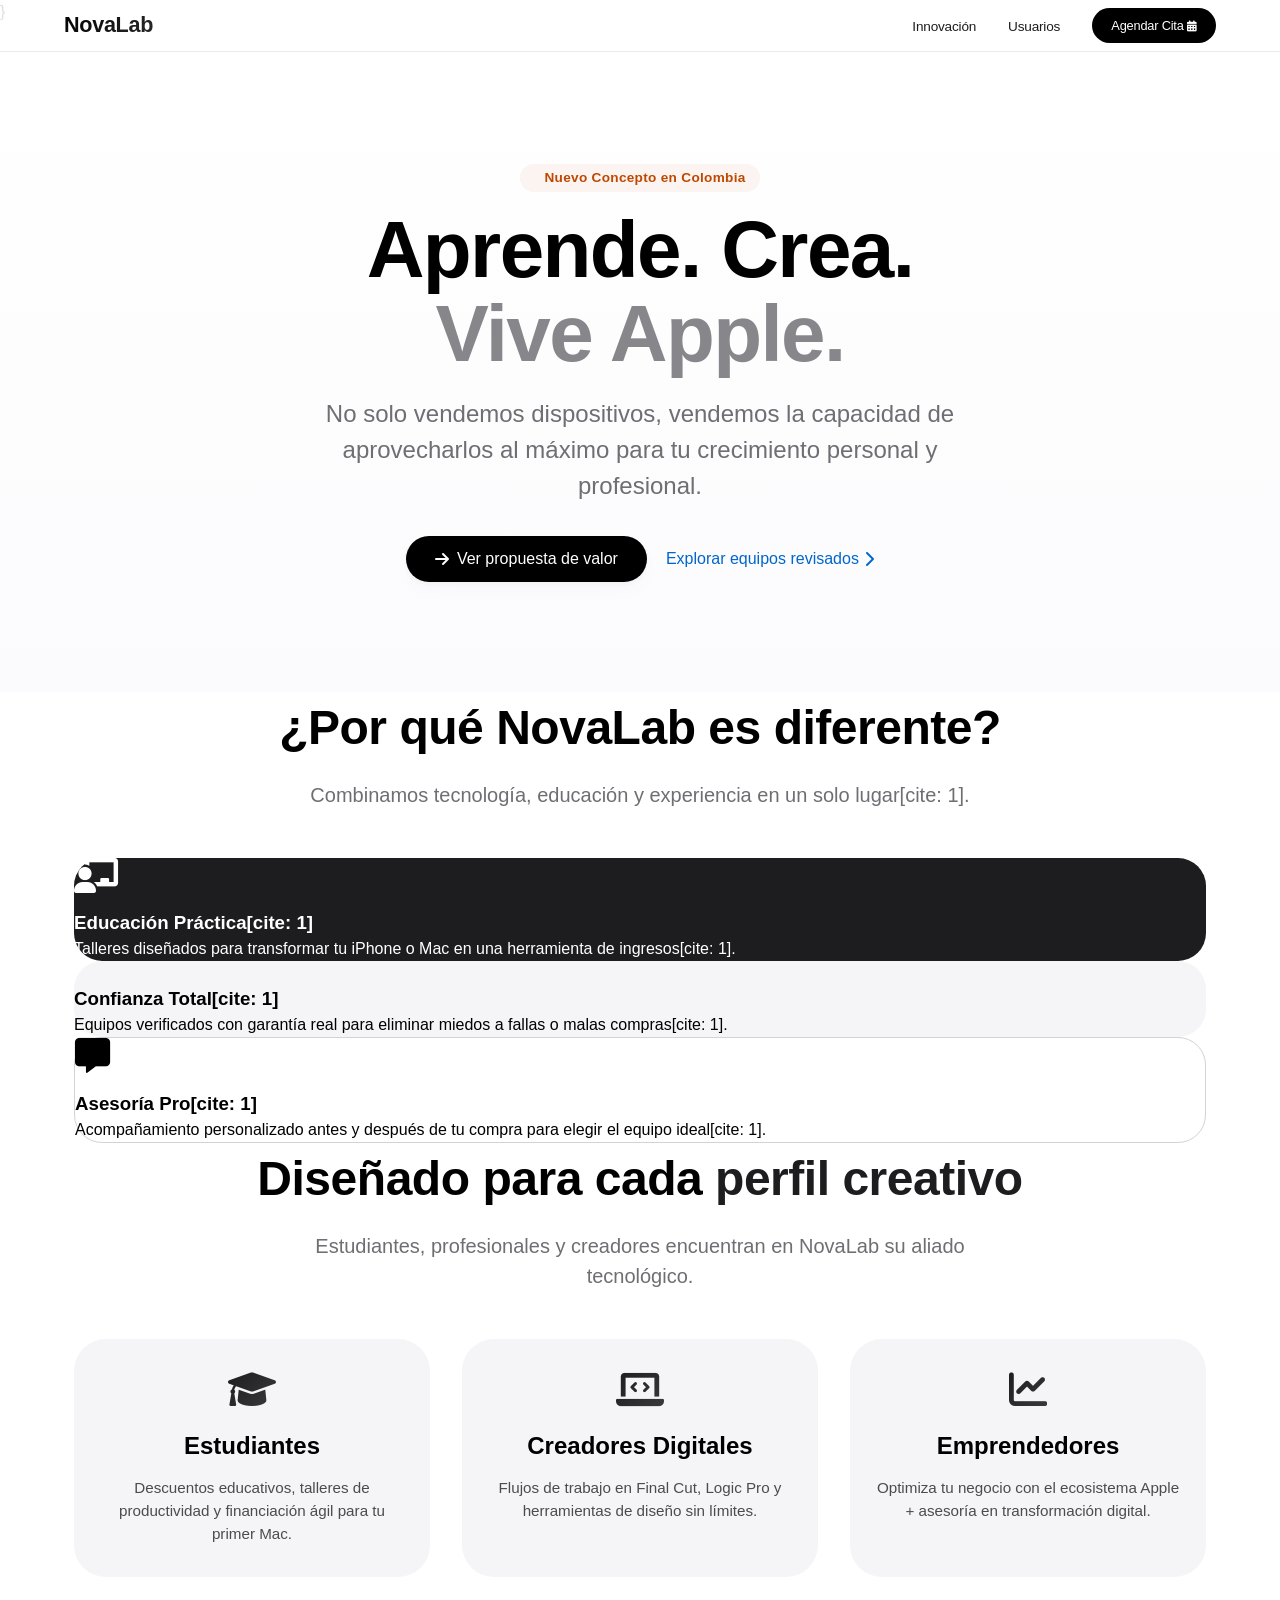
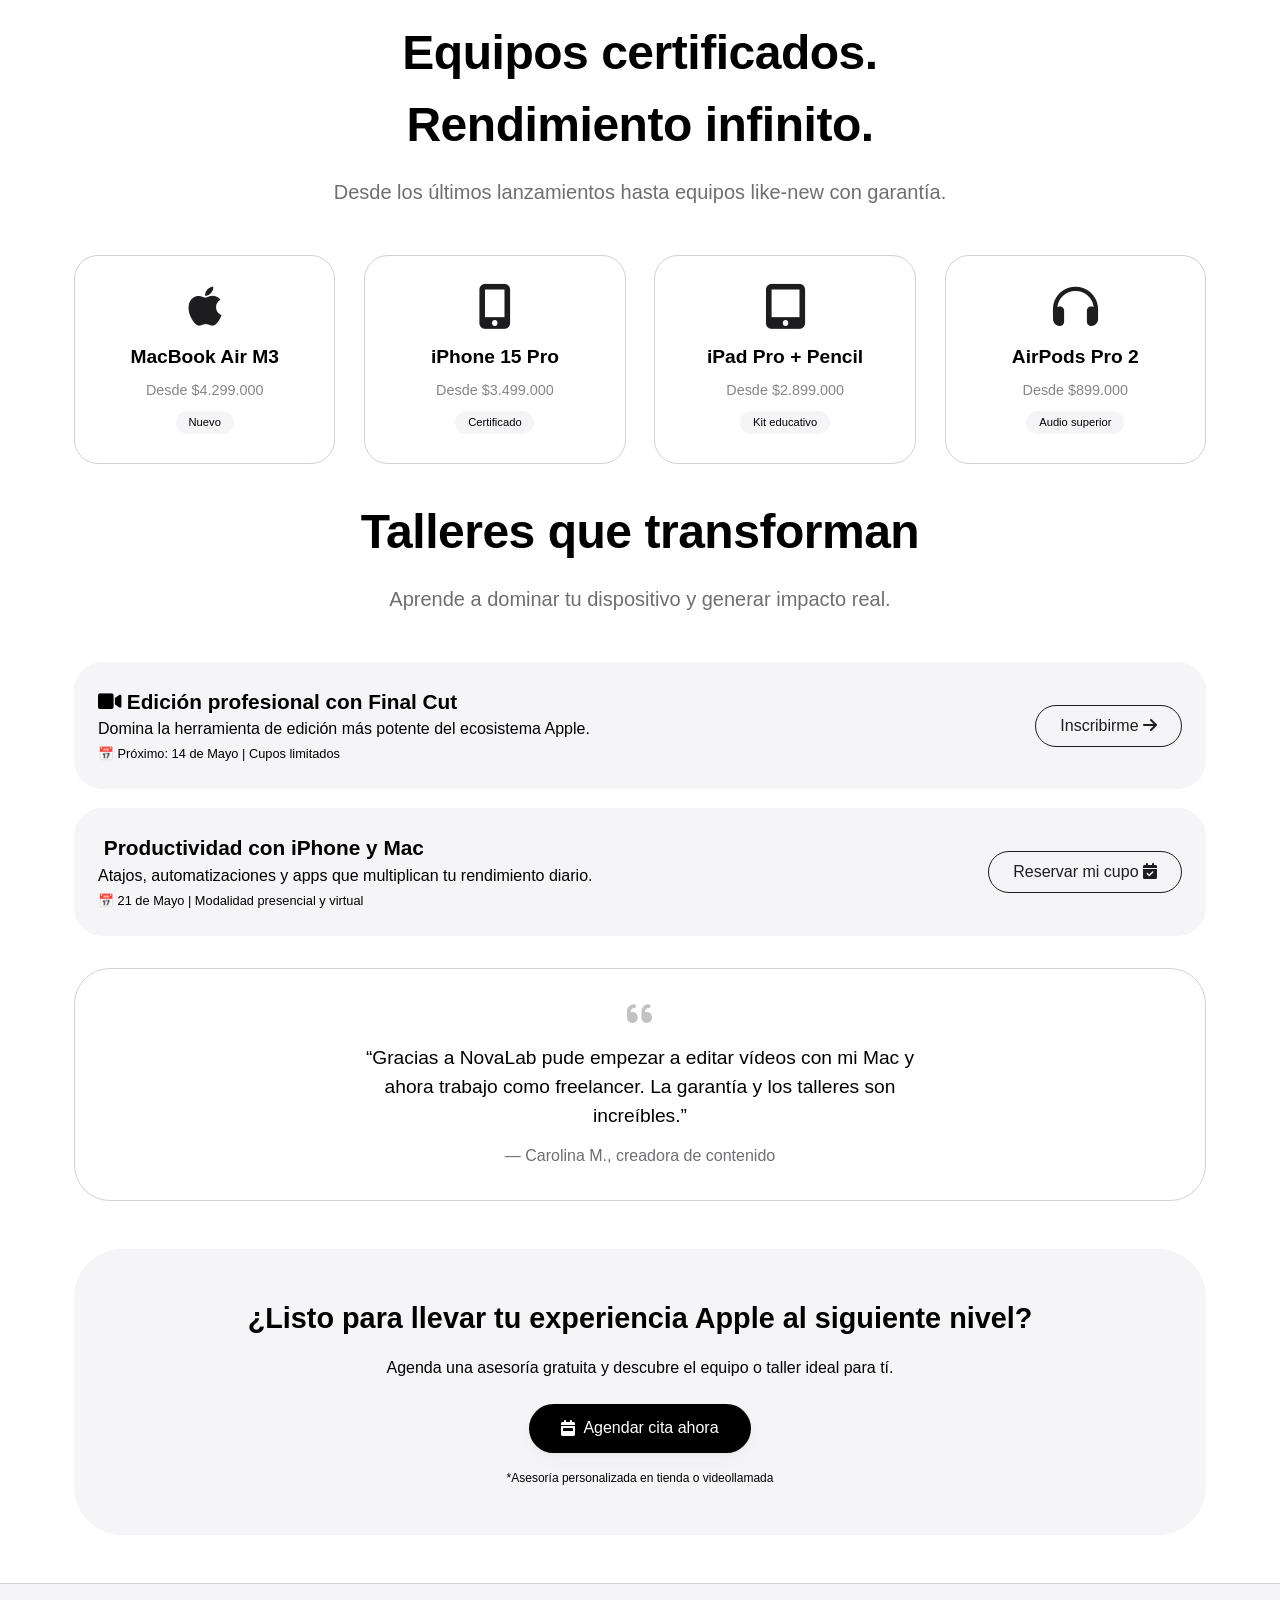
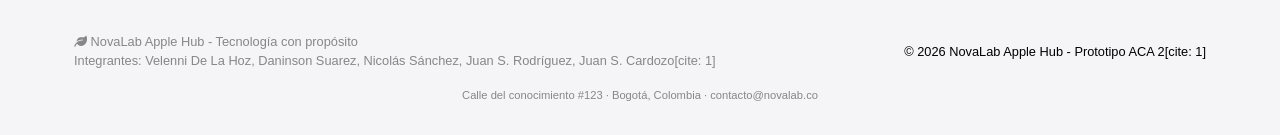
<file: index.html>
<!DOCTYPE html>
<html lang="es">
<head>
    <meta charset="UTF-8">
    <meta name="viewport" content="width=device-width, initial-scale=1.0, viewport-fit=cover">
    <title>NovaLab Apple Hub | Venta, aprendizaje y experiencia Apple</title>
    <!-- Font Awesome 6 (gratuito) para iconos limpios estilo Apple -->
    <link rel="stylesheet" href="https://cdnjs.cloudflare.com/ajax/libs/font-awesome/6.0.0-beta3/css/all.min.css">}
    <link rel="stylesheet" href="style.css">
</head>
<body>
    <header>
        <nav>
            <div class="logo">NovaLab</div>
            <ul>
                <li><a href="#diferencial">Innovación</a></li>
                <li><a href="#segmentos">Usuarios</a></li>
                <li><a href="#contacto-cta" class="btn-nav">Agendar Cita <i class="fas fa-calendar-alt" style="font-size: 11px;"></i></a></li>
            </ul>
        </nav>
    </header>

    <main>
        <!-- Hero section mejorada con toque Apple -->
        <section class="hero">
            <div class="container">
                <span class="badge"><i class="fas fa-sparkle" style="margin-right: 6px;"></i> Nuevo Concepto en Colombia</span>
                <h1>Aprende. Crea. <br><span>Vive Apple.</span></h1>
                <p>No solo vendemos dispositivos, vendemos la capacidad de aprovecharlos al máximo para tu crecimiento personal y profesional.</p>
                <div class="cta-group">
                    <a href="#diferencial" class="btn-black"><i class="fas fa-arrow-right"></i> Ver propuesta de valor</a>
                    <a href="#productos" class="btn-link">Explorar equipos revisados <i class="fas fa-chevron-right"></i></a>
                </div>
            </div>
        </section>

        <!-- Sección diferencial (original con estilos mejorados) -->
        <section id="diferencial" class="features">
            <div class="container">
                <h2 class="section-title">¿Por qué NovaLab es diferente?</h2>
                <p class="section-sub">Combinamos tecnología, educación y experiencia en un solo lugar[cite: 1].</p>
                
                <div class="feature-grid">
                    <div class="card dark">
                        <i class="fas fa-chalkboard-user" style="font-size: 2.2rem; margin-bottom: 1rem; display: inline-block;"></i>
                        <h3>Educación Práctica[cite: 1]</h3>
                        <p>Talleres diseñados para transformar tu iPhone o Mac en una herramienta de ingresos[cite: 1].</p>
                    </div>
                    <div class="card gray">
                        <i class="fas fa-shield-heart" style="font-size: 2.2rem; margin-bottom: 1rem; display: inline-block;"></i>
                        <h3>Confianza Total[cite: 1]</h3>
                        <p>Equipos verificados con garantía real para eliminar miedos a fallas o malas compras[cite: 1].</p>
                    </div>
                    <div class="card white">
                        <i class="fas fa-message" style="font-size: 2.2rem; margin-bottom: 1rem; display: inline-block;"></i>
                        <h3>Asesoría Pro[cite: 1]</h3>
                        <p>Acompañamiento personalizado antes y después de tu compra para elegir el equipo ideal[cite: 1].</p>
                    </div>
                </div>
            </div>
        </section>

        <!-- Segmentos de usuarios (nuevo) con estilo Apple -->
        <section id="segmentos">
            <div class="container">
                <h2 class="section-title">Diseñado para cada <span style="color: #1d1d1f;">perfil creativo</span></h2>
                <p class="section-sub">Estudiantes, profesionales y creadores encuentran en NovaLab su aliado tecnológico.</p>
                <div class="segment-grid">
                    <div class="segment-card">
                        <i class="fas fa-graduation-cap"></i>
                        <h3>Estudiantes</h3>
                        <p>Descuentos educativos, talleres de productividad y financiación ágil para tu primer Mac.</p>
                    </div>
                    <div class="segment-card">
                        <i class="fas fa-laptop-code"></i>
                        <h3>Creadores Digitales</h3>
                        <p>Flujos de trabajo en Final Cut, Logic Pro y herramientas de diseño sin límites.</p>
                    </div>
                    <div class="segment-card">
                        <i class="fas fa-chart-line"></i>
                        <h3>Emprendedores</h3>
                        <p>Optimiza tu negocio con el ecosistema Apple + asesoría en transformación digital.</p>
                    </div>
                </div>
            </div>
        </section>

        <!-- Equipos destacados (sensación Apple Store) -->
        <section id="productos">
            <div class="container">
                <h2 class="section-title">Equipos certificados.<br> Rendimiento infinito.</h2>
                <p class="section-sub">Desde los últimos lanzamientos hasta equipos like-new con garantía.</p>
                <div class="product-grid">
                    <div class="product-item">
                        <i class="fab fa-apple"></i>
                        <h4>MacBook Air M3</h4>
                        <p class="price">Desde $4.299.000</p>
                        <span class="tag">Nuevo</span>
                    </div>
                    <div class="product-item">
                        <i class="fas fa-mobile-alt"></i>
                        <h4>iPhone 15 Pro</h4>
                        <p class="price">Desde $3.499.000</p>
                        <span class="tag">Certificado</span>
                    </div>
                    <div class="product-item">
                        <i class="fas fa-tablet-alt"></i>
                        <h4>iPad Pro + Pencil</h4>
                        <p class="price">Desde $2.899.000</p>
                        <span class="tag">Kit educativo</span>
                    </div>
                    <div class="product-item">
                        <i class="fas fa-headphones"></i>
                        <h4>AirPods Pro 2</h4>
                        <p class="price">Desde $899.000</p>
                        <span class="tag">Audio superior</span>
                    </div>
                </div>
            </div>
        </section>

        <!-- Talleres de experiencia (educación práctica) -->
        <section class="workshops">
            <div class="container">
                <h2 class="section-title">Talleres que transforman</h2>
                <p class="section-sub">Aprende a dominar tu dispositivo y generar impacto real.</p>
                <div class="workshop-card">
                    <div class="workshop-info">
                        <h4><i class="fas fa-video"></i> Edición profesional con Final Cut</h4>
                        <p>Domina la herramienta de edición más potente del ecosistema Apple.</p>
                        <span style="font-size: 0.8rem;">📅 Próximo: 14 de Mayo | Cupos limitados</span>
                    </div>
                    <a href="#contacto-cta" class="btn-outline">Inscribirme <i class="fas fa-arrow-right"></i></a>
                </div>
                <div class="workshop-card" style="margin-top: 1.2rem;">
                    <div class="workshop-info">
                        <h4><i class="fas fa-chart-simple"></i> Productividad con iPhone y Mac</h4>
                        <p>Atajos, automatizaciones y apps que multiplican tu rendimiento diario.</p>
                        <span style="font-size: 0.8rem;">📅 21 de Mayo | Modalidad presencial y virtual</span>
                    </div>
                    <a href="#contacto-cta" class="btn-outline">Reservar mi cupo <i class="fas fa-calendar-check"></i></a>
                </div>
            </div>
        </section>

        <!-- Testimonio rápido integrado (estilo minimalista) -->
        <div class="container">
            <div style="background: var(--white); border-radius: 36px; padding: 2rem; margin: 2rem 0; border: 1px solid var(--border-gray); text-align: center;">
                <i class="fas fa-quote-left" style="font-size: 1.8rem; color: #86868b; opacity: 0.5;"></i>
                <p style="font-size: 1.2rem; max-width: 600px; margin: 0.8rem auto; font-weight: 500;">“Gracias a NovaLab pude empezar a editar vídeos con mi Mac y ahora trabajo como freelancer. La garantía y los talleres son increíbles.”</p>
                <p style="color: #6e6e73;">— Carolina M., creadora de contenido</p>
            </div>
        </div>

        <!-- CTA Final agendar cita / contacto -->
        <div class="container" id="contacto-cta">
            <div class="cta-final">
                <h3>¿Listo para llevar tu experiencia Apple al siguiente nivel?</h3>
                <p style="margin-bottom: 1.5rem; font-size: 1rem;">Agenda una asesoría gratuita y descubre el equipo o taller ideal para tí.</p>
                <a href="#" class="btn-black" style="background: #000; padding: 0.8rem 2rem;"><i class="fas fa-calendar-week"></i> Agendar cita ahora</a>
                <p style="margin-top: 1rem; font-size: 0.75rem;">*Asesoría personalizada en tienda o videollamada</p>
            </div>
        </div>
    </main>

    <footer>
        <div class="container footer-inner">
            <div>
                <p><i class="fas fa-leaf"></i> NovaLab Apple Hub - Tecnología con propósito</p>
                <p>Integrantes: Velenni De La Hoz, Daninson Suarez, Nicolás Sánchez, Juan S. Rodríguez, Juan S. Cardozo[cite: 1]</p>
            </div>
            <div class="copyright">
                &copy; 2026 NovaLab Apple Hub - Prototipo ACA 2[cite: 1]
            </div>
        </div>
        <div class="container" style="text-align: center; margin-top: 1rem;">
            <p style="font-size: 0.7rem;">Calle del conocimiento #123 · Bogotá, Colombia · contacto@novalab.co</p>
        </div>
    </footer>

    <!-- pequeño script smooth + interacción simple -->
    <script>
        document.querySelectorAll('a[href^="#"]').forEach(anchor => {
            anchor.addEventListener('click', function(e) {
                const target = document.querySelector(this.getAttribute('href'));
                if (target) {
                    e.preventDefault();
                    target.scrollIntoView({
                        behavior: 'smooth',
                        block: 'start'
                    });
                }
            });
        });
        // efecto dinámico en navegación al hacer scroll (opcional)
        const nav = document.querySelector('nav');
        window.addEventListener('scroll', () => {
            if (window.scrollY > 20) {
                nav.style.background = 'rgba(255, 255, 255, 0.92)';
                nav.style.backdropFilter = 'blur(24px)';
            } else {
                nav.style.background = 'rgba(255, 255, 255, 0.8)';
                nav.style.backdropFilter = 'blur(20px)';
            }
        });
    </script>
</body>
</html>
</file>
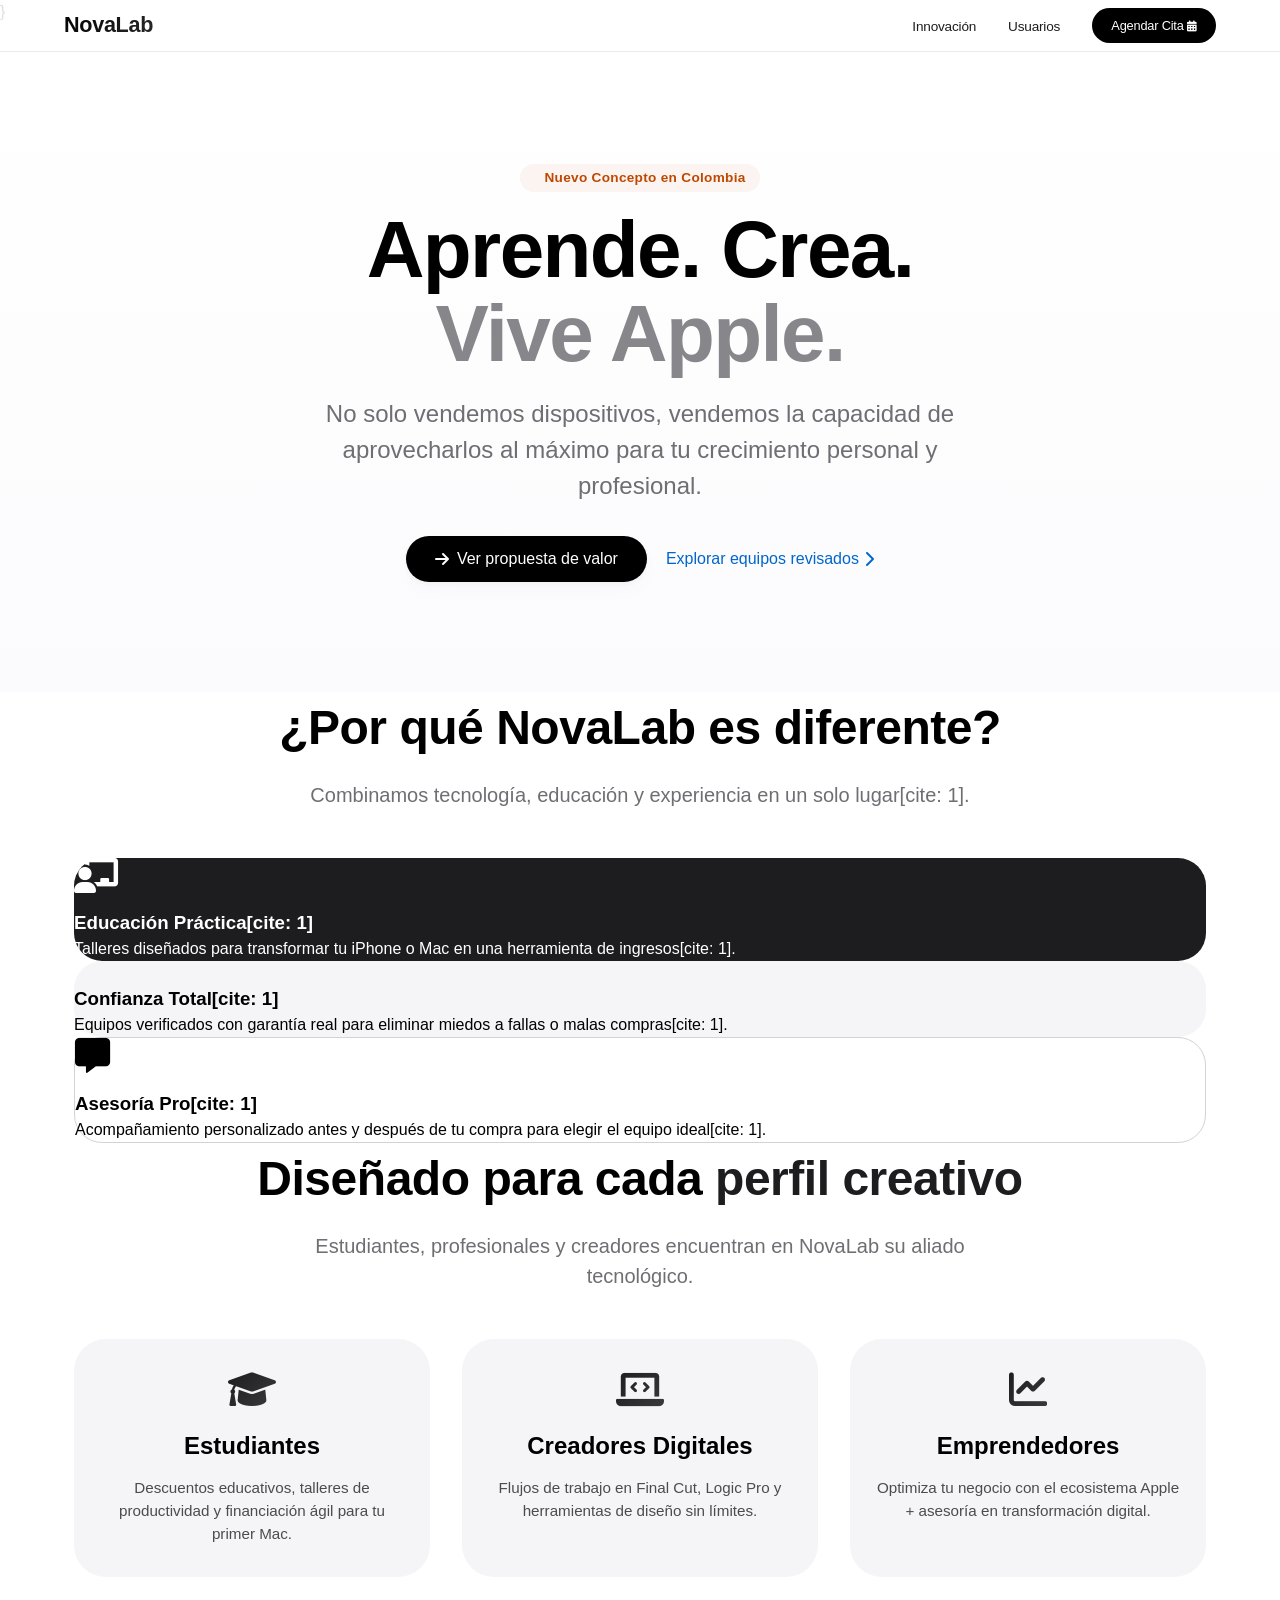
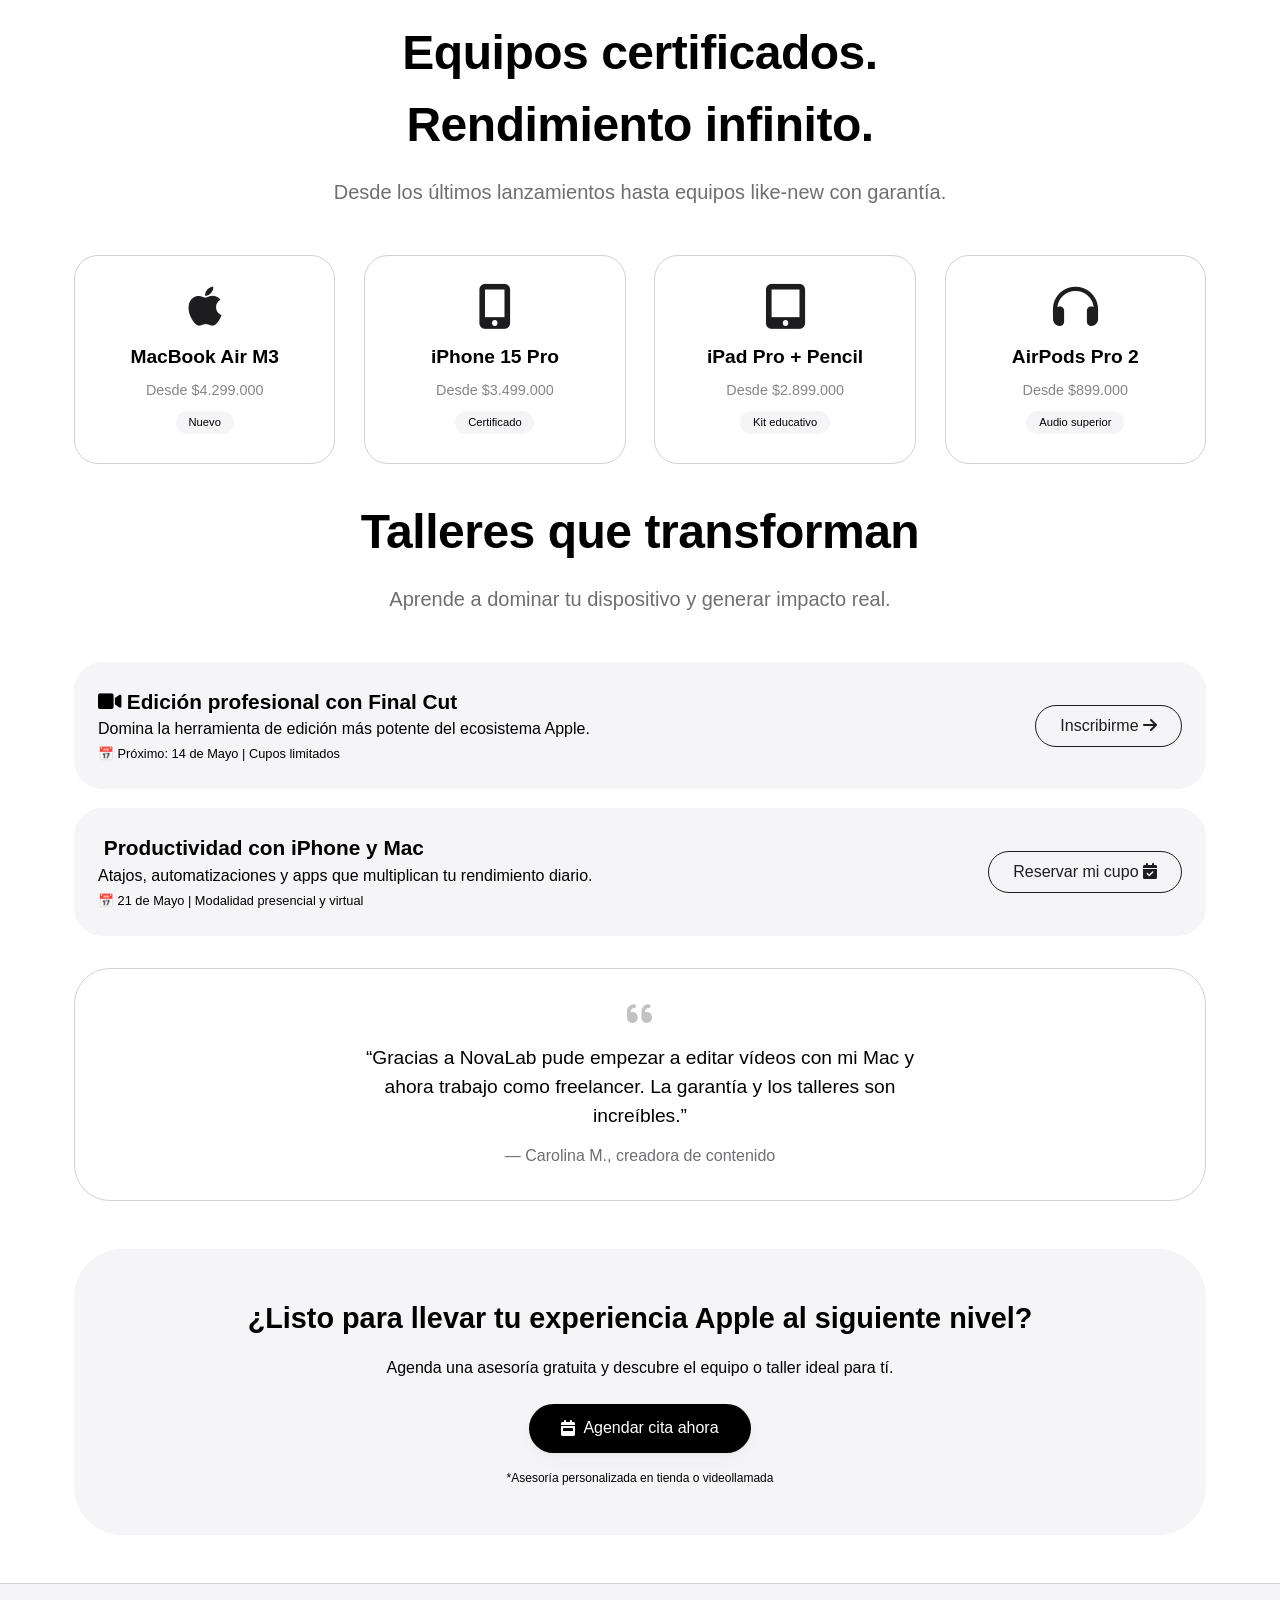
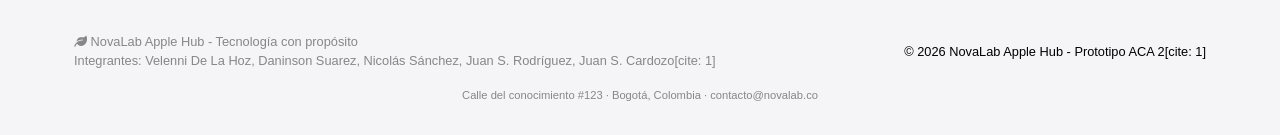
<file: Creacion de Empresa/Novalab.html>
<!DOCTYPE html>
<html lang="es">
<head>
    <meta charset="UTF-8">
    <meta name="viewport" content="width=device-width, initial-scale=1.0, viewport-fit=cover">
    <title>NovaLab Apple Hub | Venta, aprendizaje y experiencia Apple</title>
    <!-- Font Awesome 6 (gratuito) para iconos limpios estilo Apple -->
    <link rel="stylesheet" href="https://cdnjs.cloudflare.com/ajax/libs/font-awesome/6.0.0-beta3/css/all.min.css">}
    <link rel="stylesheet" href="style.css">
</head>
<body>
    <header>
        <nav>
            <div class="logo">NovaLab</div>
            <ul>
                <li><a href="#diferencial">Innovación</a></li>
                <li><a href="#segmentos">Usuarios</a></li>
                <li><a href="#contacto-cta" class="btn-nav">Agendar Cita <i class="fas fa-calendar-alt" style="font-size: 11px;"></i></a></li>
            </ul>
        </nav>
    </header>

    <main>
        <!-- Hero section mejorada con toque Apple -->
        <section class="hero">
            <div class="container">
                <span class="badge"><i class="fas fa-sparkle" style="margin-right: 6px;"></i> Nuevo Concepto en Colombia</span>
                <h1>Aprende. Crea. <br><span>Vive Apple.</span></h1>
                <p>No solo vendemos dispositivos, vendemos la capacidad de aprovecharlos al máximo para tu crecimiento personal y profesional.</p>
                <div class="cta-group">
                    <a href="#diferencial" class="btn-black"><i class="fas fa-arrow-right"></i> Ver propuesta de valor</a>
                    <a href="#productos" class="btn-link">Explorar equipos revisados <i class="fas fa-chevron-right"></i></a>
                </div>
            </div>
        </section>

        <!-- Sección diferencial (original con estilos mejorados) -->
        <section id="diferencial" class="features">
            <div class="container">
                <h2 class="section-title">¿Por qué NovaLab es diferente?</h2>
                <p class="section-sub">Combinamos tecnología, educación y experiencia en un solo lugar[cite: 1].</p>
                
                <div class="feature-grid">
                    <div class="card dark">
                        <i class="fas fa-chalkboard-user" style="font-size: 2.2rem; margin-bottom: 1rem; display: inline-block;"></i>
                        <h3>Educación Práctica[cite: 1]</h3>
                        <p>Talleres diseñados para transformar tu iPhone o Mac en una herramienta de ingresos[cite: 1].</p>
                    </div>
                    <div class="card gray">
                        <i class="fas fa-shield-heart" style="font-size: 2.2rem; margin-bottom: 1rem; display: inline-block;"></i>
                        <h3>Confianza Total[cite: 1]</h3>
                        <p>Equipos verificados con garantía real para eliminar miedos a fallas o malas compras[cite: 1].</p>
                    </div>
                    <div class="card white">
                        <i class="fas fa-message" style="font-size: 2.2rem; margin-bottom: 1rem; display: inline-block;"></i>
                        <h3>Asesoría Pro[cite: 1]</h3>
                        <p>Acompañamiento personalizado antes y después de tu compra para elegir el equipo ideal[cite: 1].</p>
                    </div>
                </div>
            </div>
        </section>

        <!-- Segmentos de usuarios (nuevo) con estilo Apple -->
        <section id="segmentos">
            <div class="container">
                <h2 class="section-title">Diseñado para cada <span style="color: #1d1d1f;">perfil creativo</span></h2>
                <p class="section-sub">Estudiantes, profesionales y creadores encuentran en NovaLab su aliado tecnológico.</p>
                <div class="segment-grid">
                    <div class="segment-card">
                        <i class="fas fa-graduation-cap"></i>
                        <h3>Estudiantes</h3>
                        <p>Descuentos educativos, talleres de productividad y financiación ágil para tu primer Mac.</p>
                    </div>
                    <div class="segment-card">
                        <i class="fas fa-laptop-code"></i>
                        <h3>Creadores Digitales</h3>
                        <p>Flujos de trabajo en Final Cut, Logic Pro y herramientas de diseño sin límites.</p>
                    </div>
                    <div class="segment-card">
                        <i class="fas fa-chart-line"></i>
                        <h3>Emprendedores</h3>
                        <p>Optimiza tu negocio con el ecosistema Apple + asesoría en transformación digital.</p>
                    </div>
                </div>
            </div>
        </section>

        <!-- Equipos destacados (sensación Apple Store) -->
        <section id="productos">
            <div class="container">
                <h2 class="section-title">Equipos certificados.<br> Rendimiento infinito.</h2>
                <p class="section-sub">Desde los últimos lanzamientos hasta equipos like-new con garantía.</p>
                <div class="product-grid">
                    <div class="product-item">
                        <i class="fab fa-apple"></i>
                        <h4>MacBook Air M3</h4>
                        <p class="price">Desde $4.299.000</p>
                        <span class="tag">Nuevo</span>
                    </div>
                    <div class="product-item">
                        <i class="fas fa-mobile-alt"></i>
                        <h4>iPhone 15 Pro</h4>
                        <p class="price">Desde $3.499.000</p>
                        <span class="tag">Certificado</span>
                    </div>
                    <div class="product-item">
                        <i class="fas fa-tablet-alt"></i>
                        <h4>iPad Pro + Pencil</h4>
                        <p class="price">Desde $2.899.000</p>
                        <span class="tag">Kit educativo</span>
                    </div>
                    <div class="product-item">
                        <i class="fas fa-headphones"></i>
                        <h4>AirPods Pro 2</h4>
                        <p class="price">Desde $899.000</p>
                        <span class="tag">Audio superior</span>
                    </div>
                </div>
            </div>
        </section>

        <!-- Talleres de experiencia (educación práctica) -->
        <section class="workshops">
            <div class="container">
                <h2 class="section-title">Talleres que transforman</h2>
                <p class="section-sub">Aprende a dominar tu dispositivo y generar impacto real.</p>
                <div class="workshop-card">
                    <div class="workshop-info">
                        <h4><i class="fas fa-video"></i> Edición profesional con Final Cut</h4>
                        <p>Domina la herramienta de edición más potente del ecosistema Apple.</p>
                        <span style="font-size: 0.8rem;">📅 Próximo: 14 de Mayo | Cupos limitados</span>
                    </div>
                    <a href="#contacto-cta" class="btn-outline">Inscribirme <i class="fas fa-arrow-right"></i></a>
                </div>
                <div class="workshop-card" style="margin-top: 1.2rem;">
                    <div class="workshop-info">
                        <h4><i class="fas fa-chart-simple"></i> Productividad con iPhone y Mac</h4>
                        <p>Atajos, automatizaciones y apps que multiplican tu rendimiento diario.</p>
                        <span style="font-size: 0.8rem;">📅 21 de Mayo | Modalidad presencial y virtual</span>
                    </div>
                    <a href="#contacto-cta" class="btn-outline">Reservar mi cupo <i class="fas fa-calendar-check"></i></a>
                </div>
            </div>
        </section>

        <!-- Testimonio rápido integrado (estilo minimalista) -->
        <div class="container">
            <div style="background: var(--white); border-radius: 36px; padding: 2rem; margin: 2rem 0; border: 1px solid var(--border-gray); text-align: center;">
                <i class="fas fa-quote-left" style="font-size: 1.8rem; color: #86868b; opacity: 0.5;"></i>
                <p style="font-size: 1.2rem; max-width: 600px; margin: 0.8rem auto; font-weight: 500;">“Gracias a NovaLab pude empezar a editar vídeos con mi Mac y ahora trabajo como freelancer. La garantía y los talleres son increíbles.”</p>
                <p style="color: #6e6e73;">— Carolina M., creadora de contenido</p>
            </div>
        </div>

        <!-- CTA Final agendar cita / contacto -->
        <div class="container" id="contacto-cta">
            <div class="cta-final">
                <h3>¿Listo para llevar tu experiencia Apple al siguiente nivel?</h3>
                <p style="margin-bottom: 1.5rem; font-size: 1rem;">Agenda una asesoría gratuita y descubre el equipo o taller ideal para tí.</p>
                <a href="#" class="btn-black" style="background: #000; padding: 0.8rem 2rem;"><i class="fas fa-calendar-week"></i> Agendar cita ahora</a>
                <p style="margin-top: 1rem; font-size: 0.75rem;">*Asesoría personalizada en tienda o videollamada</p>
            </div>
        </div>
    </main>

    <footer>
        <div class="container footer-inner">
            <div>
                <p><i class="fas fa-leaf"></i> NovaLab Apple Hub - Tecnología con propósito</p>
                <p>Integrantes: Velenni De La Hoz, Daninson Suarez, Nicolás Sánchez, Juan S. Rodríguez, Juan S. Cardozo[cite: 1]</p>
            </div>
            <div class="copyright">
                &copy; 2026 NovaLab Apple Hub - Prototipo ACA 2[cite: 1]
            </div>
        </div>
        <div class="container" style="text-align: center; margin-top: 1rem;">
            <p style="font-size: 0.7rem;">Calle del conocimiento #123 · Bogotá, Colombia · contacto@novalab.co</p>
        </div>
    </footer>

    <!-- pequeño script smooth + interacción simple -->
    <script>
        document.querySelectorAll('a[href^="#"]').forEach(anchor => {
            anchor.addEventListener('click', function(e) {
                const target = document.querySelector(this.getAttribute('href'));
                if (target) {
                    e.preventDefault();
                    target.scrollIntoView({
                        behavior: 'smooth',
                        block: 'start'
                    });
                }
            });
        });
        // efecto dinámico en navegación al hacer scroll (opcional)
        const nav = document.querySelector('nav');
        window.addEventListener('scroll', () => {
            if (window.scrollY > 20) {
                nav.style.background = 'rgba(255, 255, 255, 0.92)';
                nav.style.backdropFilter = 'blur(24px)';
            } else {
                nav.style.background = 'rgba(255, 255, 255, 0.8)';
                nav.style.backdropFilter = 'blur(20px)';
            }
        });
    </script>
</body>
</html>
</file>
<file: style.css>
/* Paleta de colores oficial del proyecto[cite: 1] */
        :root {
            --black: #000000;
            --white: #ffffff;
            --apple-gray: #f5f5f7;
            --dark-gray: #1d1d1f;
            --border-gray: #d2d2d7;
            --blue-accent: #0066cc;
            --gold-accent: #bf4800;
            --shadow-sm: 0 8px 20px rgba(0, 0, 0, 0.02), 0 2px 6px rgba(0, 0, 0, 0.03);
            --shadow-md: 0 20px 35px -12px rgba(0, 0, 0, 0.08);
            --transition-apple: all 0.4s cubic-bezier(0.25, 0.1, 0.2, 1);
        }

        * {
            margin: 0;
            padding: 0;
            box-sizing: border-box;
        }

        body {
            font-family: -apple-system, BlinkMacSystemFont, "SF Pro Text", "SF Pro Display", "Helvetica Neue", Arial, sans-serif;
            background-color: var(--white);
            color: var(--black);
            line-height: 1.5;
            -webkit-font-smoothing: antialiased;
            scroll-behavior: smooth;
        }

        .container {
            max-width: 1180px;
            margin: 0 auto;
            padding: 0 24px;
        }

        /* ----- Navegación Apple refinada ----- */
        nav {
            height: 52px;
            background: rgba(255, 255, 255, 0.82);
            backdrop-filter: blur(20px) saturate(180%);
            display: flex;
            justify-content: space-between;
            align-items: center;
            position: fixed;
            width: 100%;
            top: 0;
            z-index: 1000;
            border-bottom: 0.5px solid rgba(0, 0, 0, 0.08);
            padding: 0 5%;
            transition: background 0.2s;
        }

        .logo {
            font-weight: 600;
            font-size: 1.35rem;
            letter-spacing: -0.3px;
            background: linear-gradient(135deg, #000 0%, #2c2c2e 100%);
            background-clip: text;
            -webkit-background-clip: text;
            color: transparent;
        }

        nav ul {
            list-style: none;
            display: flex;
            gap: 2rem;
            align-items: center;
        }

        nav a {
            text-decoration: none;
            color: var(--dark-gray);
            font-size: 0.85rem;
            font-weight: 500;
            transition: var(--transition-apple);
            letter-spacing: -0.2px;
        }

        nav a:hover {
            color: var(--black);
            opacity: 1;
        }

        .btn-nav {
            background-color: var(--black);
            color: var(--white) !important;
            padding: 0.5rem 1.2rem;
            border-radius: 980px;
            font-size: 0.8rem;
            font-weight: 500;
            transition: all 0.2s ease;
            display: inline-block;
        }

        .btn-nav:hover {
            background-color: #2c2c2e;
            transform: scale(0.98);
            color: white;
        }

        /* Secciones offset por el header fijo */
        section[id] {
            scroll-margin-top: 80px;
        }

        /* Hero section renovada (Apple elegance) */
        .hero {
            padding-top: 140px;
            padding-bottom: 110px;
            text-align: center;
            background: linear-gradient(180deg, #ffffff 0%, #fbfbfd 100%);
            position: relative;
            overflow: hidden;
        }

        .badge {
            font-size: 0.85rem;
            font-weight: 600;
            color: var(--gold-accent);
            margin-bottom: 1rem;
            display: inline-block;
            letter-spacing: 0.3px;
            background: rgba(191, 72, 0, 0.05);
            padding: 0.25rem 0.9rem;
            border-radius: 30px;
            backdrop-filter: blur(4px);
        }

        .hero h1 {
            font-size: clamp(2.8rem, 8vw, 5rem);
            font-weight: 700;
            line-height: 1.05;
            letter-spacing: -0.02em;
            margin-bottom: 1.2rem;
            color: var(--black);
        }

        .hero h1 span {
            color: #86868b;
        }

        .hero p {
            font-size: clamp(1.1rem, 4vw, 1.5rem);
            color: #6e6e73;
            max-width: 720px;
            margin: 0 auto 2rem;
            font-weight: 400;
        }

        .cta-group {
            display: flex;
            justify-content: center;
            gap: 1.2rem;
            flex-wrap: wrap;
        }

        .btn-black {
            background: var(--black);
            color: var(--white);
            padding: 0.7rem 1.8rem;
            border-radius: 980px;
            text-decoration: none;
            font-size: 1rem;
            font-weight: 500;
            transition: var(--transition-apple);
            display: inline-flex;
            align-items: center;
            gap: 8px;
            border: none;
            box-shadow: var(--shadow-sm);
        }

        .btn-black:hover {
            background: #1d1d1f;
            transform: translateY(-2px);
            box-shadow: 0 12px 20px -12px rgba(0, 0, 0, 0.2);
        }

        .btn-link {
            color: var(--blue-accent);
            text-decoration: none;
            font-size: 1rem;
            font-weight: 500;
            transition: opacity 0.2s;
            display: inline-flex;
            align-items: center;
            gap: 5px;
        }

        .btn-link i {
            transition: transform 0.2s;
        }

        .btn-link:hover i {
            transform: translateX(4px);
        }

        /* Sección genérica estilo Apple */
        .section-title {
            font-size: clamp(2rem, 5vw, 3rem);
            font-weight: 700;
            text-align: center;
            letter-spacing: -0.01em;
            margin-bottom: 1rem;
        }

        .section-sub {
            text-align: center;
            color: #6e6e73;
            font-size: 1.25rem;
            max-width: 680px;
            margin: 0 auto 3rem;
        }

        /* Cards base estilo Apple */
        .card-modern {
            border-radius: 28px;
            transition: var(--transition-apple);
            padding: 2rem 1.8rem;
            background: var(--white);
            box-shadow: var(--shadow-sm);
            border: 0.5px solid rgba(0, 0, 0, 0.04);
        }

        .card-modern:hover {
            transform: translateY(-6px);
            box-shadow: var(--shadow-md);
        }

        .features-grid {
            display: grid;
            grid-template-columns: repeat(auto-fit, minmax(280px, 1fr));
            gap: 2rem;
            margin-top: 2rem;
        }

        /* Sección de diferencial (se mantienen los colores originales) */
        .card.dark {
            background: var(--dark-gray);
            color: var(--white);
            border-radius: 28px;
        }

        .card.gray {
            background: var(--apple-gray);
            color: var(--black);
            border-radius: 28px;
        }

        .card.white {
            border: 1px solid var(--border-gray);
            background: var(--white);
            border-radius: 28px;
        }

        /* segmentos - estilo mosaico */
        .segment-grid {
            display: grid;
            grid-template-columns: repeat(auto-fit, minmax(260px, 1fr));
            gap: 2rem;
            margin: 2.5rem 0;
        }

        .segment-card {
            text-align: center;
            padding: 2rem 1.5rem;
            background: var(--apple-gray);
            border-radius: 32px;
            transition: var(--transition-apple);
        }

        .segment-card i {
            font-size: 2.4rem;
            background: var(--black);
            background: linear-gradient(135deg, #1d1d1f, #3a3a3e);
            -webkit-background-clip: text;
            background-clip: text;
            color: transparent;
            margin-bottom: 1.2rem;
        }

        .segment-card h3 {
            font-size: 1.5rem;
            font-weight: 600;
            margin-bottom: 0.8rem;
        }

        .segment-card p {
            color: #4b4b50;
            font-size: 0.95rem;
        }

        /* productos destacados */
        .product-grid {
            display: grid;
            grid-template-columns: repeat(auto-fit, minmax(220px, 1fr));
            gap: 1.8rem;
            margin: 2rem 0;
        }

        .product-item {
            background: var(--white);
            border-radius: 24px;
            padding: 1.8rem 1rem;
            text-align: center;
            border: 1px solid var(--border-gray);
            transition: all 0.3s;
        }

        .product-item i {
            font-size: 2.8rem;
            color: #1d1d1f;
            margin-bottom: 0.8rem;
        }

        .product-item h4 {
            font-size: 1.2rem;
            font-weight: 600;
        }

        .product-item .price {
            font-size: 0.9rem;
            color: #86868b;
            margin: 0.5rem 0;
        }

        .product-item .tag {
            font-size: 0.7rem;
            background: var(--apple-gray);
            display: inline-block;
            padding: 0.2rem 0.8rem;
            border-radius: 20px;
        }

        /* talleres */
        .workshop-card {
            display: flex;
            background: var(--apple-gray);
            border-radius: 28px;
            padding: 1.5rem;
            gap: 1.5rem;
            align-items: center;
            flex-wrap: wrap;
            justify-content: space-between;
        }

        .workshop-info h4 {
            font-size: 1.3rem;
            font-weight: 600;
        }

        .btn-outline {
            border: 1px solid var(--dark-gray);
            background: transparent;
            padding: 0.5rem 1.5rem;
            border-radius: 980px;
            text-decoration: none;
            color: var(--dark-gray);
            font-weight: 500;
            transition: all 0.2s;
        }

        .btn-outline:hover {
            background: var(--black);
            color: white;
            border-color: var(--black);
        }

        /* CTA Final */
        .cta-final {
            background: var(--apple-gray);
            border-radius: 48px;
            padding: 3rem 2rem;
            text-align: center;
            margin: 3rem 0;
        }

        .cta-final h3 {
            font-size: 1.8rem;
            font-weight: 700;
            margin-bottom: 1rem;
        }

        /* footer refinado */
        footer {
            padding: 3rem 0 2rem;
            background: var(--apple-gray);
            border-top: 1px solid var(--border-gray);
            color: #86868b;
            font-size: 0.8rem;
        }

        .footer-inner {
            display: flex;
            justify-content: space-between;
            flex-wrap: wrap;
            gap: 1rem;
            align-items: center;
        }

        .copyright {
            font-weight: 500;
            color: var(--black);
        }

        @media (max-width: 768px) {
            nav ul {
                gap: 1rem;
            }
            .hero {
                padding-top: 100px;
                padding-bottom: 70px;
            }
            .workshop-card {
                flex-direction: column;
                text-align: center;
            }
            .container {
                padding: 0 20px;
            }
        }
</file>
<file: Creacion de Empresa/style.css>
/* Paleta de colores oficial del proyecto[cite: 1] */
        :root {
            --black: #000000;
            --white: #ffffff;
            --apple-gray: #f5f5f7;
            --dark-gray: #1d1d1f;
            --border-gray: #d2d2d7;
            --blue-accent: #0066cc;
            --gold-accent: #bf4800;
            --shadow-sm: 0 8px 20px rgba(0, 0, 0, 0.02), 0 2px 6px rgba(0, 0, 0, 0.03);
            --shadow-md: 0 20px 35px -12px rgba(0, 0, 0, 0.08);
            --transition-apple: all 0.4s cubic-bezier(0.25, 0.1, 0.2, 1);
        }

        * {
            margin: 0;
            padding: 0;
            box-sizing: border-box;
        }

        body {
            font-family: -apple-system, BlinkMacSystemFont, "SF Pro Text", "SF Pro Display", "Helvetica Neue", Arial, sans-serif;
            background-color: var(--white);
            color: var(--black);
            line-height: 1.5;
            -webkit-font-smoothing: antialiased;
            scroll-behavior: smooth;
        }

        .container {
            max-width: 1180px;
            margin: 0 auto;
            padding: 0 24px;
        }

        /* ----- Navegación Apple refinada ----- */
        nav {
            height: 52px;
            background: rgba(255, 255, 255, 0.82);
            backdrop-filter: blur(20px) saturate(180%);
            display: flex;
            justify-content: space-between;
            align-items: center;
            position: fixed;
            width: 100%;
            top: 0;
            z-index: 1000;
            border-bottom: 0.5px solid rgba(0, 0, 0, 0.08);
            padding: 0 5%;
            transition: background 0.2s;
        }

        .logo {
            font-weight: 600;
            font-size: 1.35rem;
            letter-spacing: -0.3px;
            background: linear-gradient(135deg, #000 0%, #2c2c2e 100%);
            background-clip: text;
            -webkit-background-clip: text;
            color: transparent;
        }

        nav ul {
            list-style: none;
            display: flex;
            gap: 2rem;
            align-items: center;
        }

        nav a {
            text-decoration: none;
            color: var(--dark-gray);
            font-size: 0.85rem;
            font-weight: 500;
            transition: var(--transition-apple);
            letter-spacing: -0.2px;
        }

        nav a:hover {
            color: var(--black);
            opacity: 1;
        }

        .btn-nav {
            background-color: var(--black);
            color: var(--white) !important;
            padding: 0.5rem 1.2rem;
            border-radius: 980px;
            font-size: 0.8rem;
            font-weight: 500;
            transition: all 0.2s ease;
            display: inline-block;
        }

        .btn-nav:hover {
            background-color: #2c2c2e;
            transform: scale(0.98);
            color: white;
        }

        /* Secciones offset por el header fijo */
        section[id] {
            scroll-margin-top: 80px;
        }

        /* Hero section renovada (Apple elegance) */
        .hero {
            padding-top: 140px;
            padding-bottom: 110px;
            text-align: center;
            background: linear-gradient(180deg, #ffffff 0%, #fbfbfd 100%);
            position: relative;
            overflow: hidden;
        }

        .badge {
            font-size: 0.85rem;
            font-weight: 600;
            color: var(--gold-accent);
            margin-bottom: 1rem;
            display: inline-block;
            letter-spacing: 0.3px;
            background: rgba(191, 72, 0, 0.05);
            padding: 0.25rem 0.9rem;
            border-radius: 30px;
            backdrop-filter: blur(4px);
        }

        .hero h1 {
            font-size: clamp(2.8rem, 8vw, 5rem);
            font-weight: 700;
            line-height: 1.05;
            letter-spacing: -0.02em;
            margin-bottom: 1.2rem;
            color: var(--black);
        }

        .hero h1 span {
            color: #86868b;
        }

        .hero p {
            font-size: clamp(1.1rem, 4vw, 1.5rem);
            color: #6e6e73;
            max-width: 720px;
            margin: 0 auto 2rem;
            font-weight: 400;
        }

        .cta-group {
            display: flex;
            justify-content: center;
            gap: 1.2rem;
            flex-wrap: wrap;
        }

        .btn-black {
            background: var(--black);
            color: var(--white);
            padding: 0.7rem 1.8rem;
            border-radius: 980px;
            text-decoration: none;
            font-size: 1rem;
            font-weight: 500;
            transition: var(--transition-apple);
            display: inline-flex;
            align-items: center;
            gap: 8px;
            border: none;
            box-shadow: var(--shadow-sm);
        }

        .btn-black:hover {
            background: #1d1d1f;
            transform: translateY(-2px);
            box-shadow: 0 12px 20px -12px rgba(0, 0, 0, 0.2);
        }

        .btn-link {
            color: var(--blue-accent);
            text-decoration: none;
            font-size: 1rem;
            font-weight: 500;
            transition: opacity 0.2s;
            display: inline-flex;
            align-items: center;
            gap: 5px;
        }

        .btn-link i {
            transition: transform 0.2s;
        }

        .btn-link:hover i {
            transform: translateX(4px);
        }

        /* Sección genérica estilo Apple */
        .section-title {
            font-size: clamp(2rem, 5vw, 3rem);
            font-weight: 700;
            text-align: center;
            letter-spacing: -0.01em;
            margin-bottom: 1rem;
        }

        .section-sub {
            text-align: center;
            color: #6e6e73;
            font-size: 1.25rem;
            max-width: 680px;
            margin: 0 auto 3rem;
        }

        /* Cards base estilo Apple */
        .card-modern {
            border-radius: 28px;
            transition: var(--transition-apple);
            padding: 2rem 1.8rem;
            background: var(--white);
            box-shadow: var(--shadow-sm);
            border: 0.5px solid rgba(0, 0, 0, 0.04);
        }

        .card-modern:hover {
            transform: translateY(-6px);
            box-shadow: var(--shadow-md);
        }

        .features-grid {
            display: grid;
            grid-template-columns: repeat(auto-fit, minmax(280px, 1fr));
            gap: 2rem;
            margin-top: 2rem;
        }

        /* Sección de diferencial (se mantienen los colores originales) */
        .card.dark {
            background: var(--dark-gray);
            color: var(--white);
            border-radius: 28px;
        }

        .card.gray {
            background: var(--apple-gray);
            color: var(--black);
            border-radius: 28px;
        }

        .card.white {
            border: 1px solid var(--border-gray);
            background: var(--white);
            border-radius: 28px;
        }

        /* segmentos - estilo mosaico */
        .segment-grid {
            display: grid;
            grid-template-columns: repeat(auto-fit, minmax(260px, 1fr));
            gap: 2rem;
            margin: 2.5rem 0;
        }

        .segment-card {
            text-align: center;
            padding: 2rem 1.5rem;
            background: var(--apple-gray);
            border-radius: 32px;
            transition: var(--transition-apple);
        }

        .segment-card i {
            font-size: 2.4rem;
            background: var(--black);
            background: linear-gradient(135deg, #1d1d1f, #3a3a3e);
            -webkit-background-clip: text;
            background-clip: text;
            color: transparent;
            margin-bottom: 1.2rem;
        }

        .segment-card h3 {
            font-size: 1.5rem;
            font-weight: 600;
            margin-bottom: 0.8rem;
        }

        .segment-card p {
            color: #4b4b50;
            font-size: 0.95rem;
        }

        /* productos destacados */
        .product-grid {
            display: grid;
            grid-template-columns: repeat(auto-fit, minmax(220px, 1fr));
            gap: 1.8rem;
            margin: 2rem 0;
        }

        .product-item {
            background: var(--white);
            border-radius: 24px;
            padding: 1.8rem 1rem;
            text-align: center;
            border: 1px solid var(--border-gray);
            transition: all 0.3s;
        }

        .product-item i {
            font-size: 2.8rem;
            color: #1d1d1f;
            margin-bottom: 0.8rem;
        }

        .product-item h4 {
            font-size: 1.2rem;
            font-weight: 600;
        }

        .product-item .price {
            font-size: 0.9rem;
            color: #86868b;
            margin: 0.5rem 0;
        }

        .product-item .tag {
            font-size: 0.7rem;
            background: var(--apple-gray);
            display: inline-block;
            padding: 0.2rem 0.8rem;
            border-radius: 20px;
        }

        /* talleres */
        .workshop-card {
            display: flex;
            background: var(--apple-gray);
            border-radius: 28px;
            padding: 1.5rem;
            gap: 1.5rem;
            align-items: center;
            flex-wrap: wrap;
            justify-content: space-between;
        }

        .workshop-info h4 {
            font-size: 1.3rem;
            font-weight: 600;
        }

        .btn-outline {
            border: 1px solid var(--dark-gray);
            background: transparent;
            padding: 0.5rem 1.5rem;
            border-radius: 980px;
            text-decoration: none;
            color: var(--dark-gray);
            font-weight: 500;
            transition: all 0.2s;
        }

        .btn-outline:hover {
            background: var(--black);
            color: white;
            border-color: var(--black);
        }

        /* CTA Final */
        .cta-final {
            background: var(--apple-gray);
            border-radius: 48px;
            padding: 3rem 2rem;
            text-align: center;
            margin: 3rem 0;
        }

        .cta-final h3 {
            font-size: 1.8rem;
            font-weight: 700;
            margin-bottom: 1rem;
        }

        /* footer refinado */
        footer {
            padding: 3rem 0 2rem;
            background: var(--apple-gray);
            border-top: 1px solid var(--border-gray);
            color: #86868b;
            font-size: 0.8rem;
        }

        .footer-inner {
            display: flex;
            justify-content: space-between;
            flex-wrap: wrap;
            gap: 1rem;
            align-items: center;
        }

        .copyright {
            font-weight: 500;
            color: var(--black);
        }

        @media (max-width: 768px) {
            nav ul {
                gap: 1rem;
            }
            .hero {
                padding-top: 100px;
                padding-bottom: 70px;
            }
            .workshop-card {
                flex-direction: column;
                text-align: center;
            }
            .container {
                padding: 0 20px;
            }
        }
</file>
